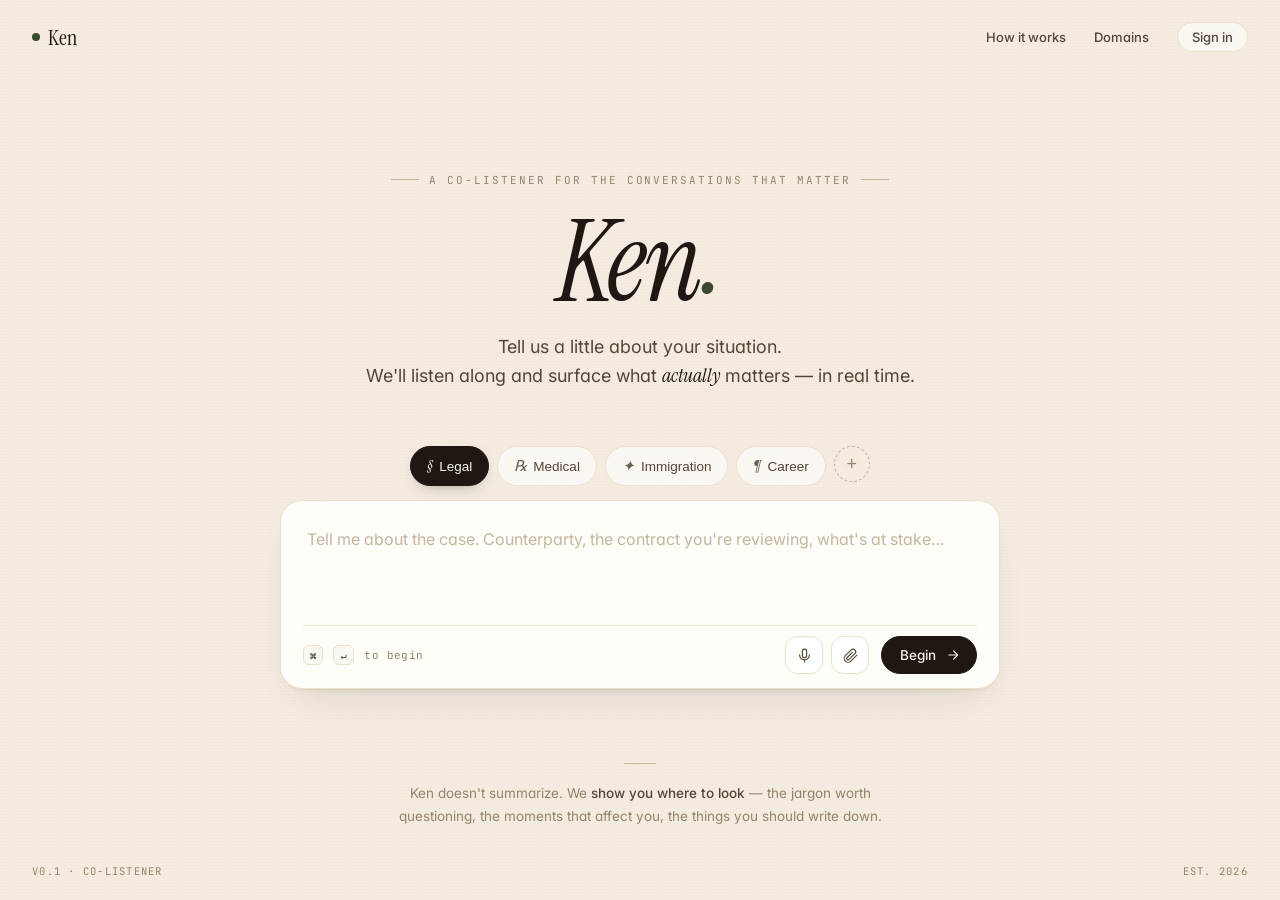
<file: templates/index.html>
<!doctype html>
<html lang="en">
<head>
<meta charset="utf-8" />
<meta name="viewport" content="width=device-width, initial-scale=1" />
<title>Ken — Welcome</title>
<link rel="preconnect" href="https://fonts.googleapis.com" />
<link rel="preconnect" href="https://fonts.gstatic.com" crossorigin />
<link href="https://fonts.googleapis.com/css2?family=Inter:wght@400;500;600;700&family=Instrument+Serif:ital@0;1&family=JetBrains+Mono:wght@400;500&display=swap" rel="stylesheet" />
<style>
  :root {
    --bg: #f4ece0;
    --bg-card: #fffdf8;
    --ink: #1f1812;
    --ink-2: #524539;
    --ink-3: #93836f;
    --ink-4: #c3b5a0;
    --line: #ebe0cc;
    --line-2: #f0e7d7;
    --accent: #3a4a32;
    --accent-soft: #ebe7d8;
    --hot: #c64a3a;
    --shadow-card: 0 1px 0 rgba(26,24,20,0.04), 0 18px 40px -22px rgba(26,24,20,0.18), 0 6px 14px -8px rgba(26,24,20,0.08);
    --radius: 22px;
    --ease: cubic-bezier(.2,.8,.2,1);

    --font-sans: 'Inter', -apple-system, BlinkMacSystemFont, 'Helvetica Neue', Helvetica, Arial, sans-serif;
    --font-serif: 'Instrument Serif', 'Times New Roman', serif;
    --font-mono: 'JetBrains Mono', ui-monospace, monospace;
  }

  * { box-sizing: border-box; }
  html, body { margin: 0; padding: 0; }
  body {
    font-family: var(--font-sans);
    background: var(--bg);
    color: var(--ink);
    -webkit-font-smoothing: antialiased;
    -moz-osx-font-smoothing: grayscale;
    min-height: 100vh;
    overflow-x: hidden;
    font-feature-settings: "ss01", "cv11";
  }

  /* Subtle paper grain */
  body::before {
    content: "";
    position: fixed; inset: 0;
    pointer-events: none;
    background-image: radial-gradient(rgba(26,24,20,0.025) 1px, transparent 1px);
    background-size: 3px 3px;
    z-index: 0;
    mix-blend-mode: multiply;
  }

  .topbar {
    position: relative; z-index: 5;
    display: flex; align-items: center; justify-content: space-between;
    padding: 22px 32px;
    color: var(--ink-2);
  }
  .brand-mark {
    display: inline-flex; align-items: center; gap: 8px;
    font-family: var(--font-serif);
    font-size: 22px;
    color: var(--ink);
    letter-spacing: -0.01em;
  }
  .brand-mark .dot {
    width: 8px; height: 8px; border-radius: 50%;
    background: var(--accent); display: inline-block;
  }
  .topnav {
    display: flex; align-items: center; gap: 28px;
    font-size: 13px; font-weight: 500; color: var(--ink-2);
  }
  .topnav a {
    color: inherit; text-decoration: none;
    transition: color .15s var(--ease);
  }
  .topnav a:hover { color: var(--ink); }
  .topnav .pill {
    border: 1px solid var(--line);
    border-radius: 999px;
    padding: 6px 14px;
    background: rgba(255,255,255,.5);
  }
  .topnav .pill:hover { background: #fff; }

  .stage {
    position: relative; z-index: 1;
    min-height: calc(100vh - 80px);
    display: flex; flex-direction: column;
    align-items: center;
    padding: 4vh 24px 60px;
  }

  .hero {
    text-align: center;
    margin-top: 6vh;
    margin-bottom: 38px;
    max-width: 720px;
  }
  .eyebrow {
    font-family: var(--font-mono);
    font-size: 11px;
    letter-spacing: 0.18em;
    text-transform: uppercase;
    color: var(--ink-3);
    margin-bottom: 22px;
    display: inline-flex; align-items: center; gap: 10px;
  }
  .eyebrow::before, .eyebrow::after {
    content: "";
    width: 28px; height: 1px;
    background: var(--ink-4);
  }
  .wordmark {
    font-family: var(--font-serif);
    font-weight: 400;
    font-style: italic;
    font-size: clamp(64px, 11vw, 112px);
    line-height: 0.95;
    letter-spacing: -0.02em;
    margin: 0;
    color: var(--ink);
  }
  .wordmark .tail {
    display: inline-block;
    transform: translateY(-0.06em);
    color: var(--accent);
  }
  .tagline {
    font-size: 18px;
    line-height: 1.5;
    color: var(--ink-2);
    margin-top: 18px;
    max-width: 560px;
    margin-left: auto; margin-right: auto;
    text-wrap: balance;
  }
  .tagline em {
    font-style: italic;
    font-family: var(--font-serif);
    font-size: 1.12em;
    color: var(--ink);
  }

  /* Profile chips row */
  .chips {
    display: flex; flex-wrap: wrap; justify-content: center;
    gap: 8px;
    width: 100%;
    max-width: 720px;
    margin: 0 auto 14px;
    padding: 0 8px;
  }
  .chip {
    display: inline-flex; align-items: center; gap: 8px;
    padding: 9px 16px;
    background: rgba(255,255,255,0.55);
    border: 1px solid var(--line);
    border-radius: 999px;
    font-size: 13.5px;
    font-weight: 500;
    color: var(--ink-2);
    cursor: pointer;
    transition: all .18s var(--ease);
    user-select: none;
    backdrop-filter: blur(6px);
  }
  .chip:hover {
    background: #fff;
    border-color: var(--ink-4);
    color: var(--ink);
    transform: translateY(-1px);
  }
  .chip.active {
    background: var(--ink);
    color: #f7f4ec;
    border-color: var(--ink);
    box-shadow: 0 6px 18px -10px rgba(0,0,0,.5);
  }
  .chip .glyph {
    font-family: var(--font-serif);
    font-style: italic;
    font-size: 15px;
    opacity: 0.85;
    margin-right: -2px;
  }
  .chip.active .glyph { opacity: 1; }
  .chip-add {
    width: 36px; height: 36px;
    padding: 0;
    border-radius: 999px;
    border: 1px dashed var(--ink-4);
    background: transparent;
    color: var(--ink-3);
    display: inline-flex; align-items: center; justify-content: center;
    font-size: 18px; font-weight: 400;
    line-height: 1;
  }
  .chip-add:hover {
    border-style: solid;
    border-color: var(--ink-2);
    color: var(--ink);
    background: #fff;
  }
  .chip-input {
    display: inline-flex; align-items: center; gap: 6px;
    padding: 7px 10px 7px 14px;
    background: #fff;
    border: 1px solid var(--ink-2);
    border-radius: 999px;
    font-size: 13.5px;
  }
  .chip-input input {
    border: none; outline: none; background: transparent;
    width: 110px; font: inherit; color: var(--ink);
  }
  .chip-input button {
    border: none; background: var(--accent); color: #fff;
    width: 22px; height: 22px; border-radius: 50%;
    cursor: pointer; line-height: 1; padding: 0;
    display: inline-flex; align-items: center; justify-content: center;
  }

  /* Input dialog */
  .dialog-wrap {
    width: 100%;
    max-width: 720px;
    margin: 0 auto;
    position: relative;
  }
  .dialog {
    background: var(--bg-card);
    border: 1px solid var(--line);
    border-radius: var(--radius);
    box-shadow: var(--shadow-card);
    padding: 22px 22px 14px;
    transition: box-shadow .25s var(--ease), border-color .2s var(--ease);
  }
  .dialog:focus-within {
    border-color: var(--ink-3);
    box-shadow: 0 1px 0 rgba(26,24,20,0.04), 0 24px 50px -22px rgba(26,24,20,0.22), 0 8px 18px -10px rgba(26,24,20,0.10);
  }

  .ta-row { position: relative; }
  textarea.ta {
    width: 100%;
    min-height: 92px;
    max-height: 240px;
    border: none; outline: none;
    resize: none;
    font: inherit;
    font-size: 16px;
    line-height: 1.55;
    color: var(--ink);
    background: transparent;
    padding: 4px 4px 6px;
  }
  textarea.ta::placeholder { color: var(--ink-4); }

  .dialog-actions {
    display: flex; align-items: center; justify-content: space-between;
    padding-top: 10px;
    margin-top: 6px;
    border-top: 1px solid var(--line-2);
  }
  .dialog-meta {
    display: flex; align-items: center; gap: 10px;
    font-family: var(--font-mono);
    font-size: 11px;
    color: var(--ink-3);
    letter-spacing: 0.04em;
  }
  .dialog-meta .kbd {
    padding: 2px 6px;
    border: 1px solid var(--line);
    border-radius: 6px;
    background: #faf8f2;
    color: var(--ink-2);
    font-family: var(--font-mono);
    font-size: 10.5px;
  }
  .dialog-buttons {
    display: flex; align-items: center; gap: 8px;
  }

  .iconbtn {
    width: 38px; height: 38px;
    display: inline-flex; align-items: center; justify-content: center;
    background: #fff;
    border: 1px solid var(--line);
    border-radius: 12px;
    color: var(--ink-2);
    cursor: pointer;
    transition: all .15s var(--ease);
    position: relative;
  }
  .iconbtn:hover {
    border-color: var(--ink-3);
    color: var(--ink);
    background: #fefdfa;
  }
  .iconbtn:active { transform: translateY(1px); }
  .iconbtn svg { width: 17px; height: 17px; }
  .iconbtn .lbl {
    position: absolute; top: -28px; left: 50%; transform: translateX(-50%);
    background: var(--ink); color: #f7f4ec;
    font-size: 11px; padding: 4px 8px; border-radius: 6px;
    white-space: nowrap; opacity: 0; pointer-events: none;
    transition: opacity .15s var(--ease);
    font-family: var(--font-mono); letter-spacing: 0.04em;
  }
  .iconbtn:hover .lbl { opacity: 1; }

  .iconbtn.recording {
    background: var(--hot);
    border-color: var(--hot);
    color: #fff;
  }
  .iconbtn.recording::after {
    content: ""; position: absolute; inset: -4px;
    border-radius: 14px; border: 2px solid var(--hot);
    animation: pulse 1.2s var(--ease) infinite;
  }
  @keyframes pulse {
    0% { transform: scale(0.92); opacity: 0.8; }
    100% { transform: scale(1.18); opacity: 0; }
  }

  .submitbtn {
    height: 38px;
    padding: 0 16px 0 18px;
    display: inline-flex; align-items: center; gap: 10px;
    background: var(--ink);
    color: #f7f4ec;
    border: 1px solid var(--ink);
    border-radius: 999px;
    font: inherit; font-size: 13.5px; font-weight: 500;
    cursor: pointer;
    transition: all .15s var(--ease);
    margin-left: 4px;
  }
  .submitbtn:hover { background: #000; }
  .submitbtn:disabled {
    background: var(--line);
    border-color: var(--line);
    color: var(--ink-3);
    cursor: not-allowed;
  }
  .submitbtn svg {
    width: 14px; height: 14px;
    transition: transform .2s var(--ease);
  }
  .submitbtn:hover:not(:disabled) svg { transform: translateX(2px); }

  /* Files row */
  .files {
    display: flex; flex-wrap: wrap; gap: 6px;
    margin: 10px 6px 0;
    min-height: 0;
  }
  .file {
    display: inline-flex; align-items: center; gap: 8px;
    padding: 5px 6px 5px 10px;
    background: rgba(255,255,255,0.6);
    border: 1px solid var(--line);
    border-radius: 999px;
    font-size: 11.5px;
    color: var(--ink-2);
    font-family: var(--font-mono);
  }
  .file .ico {
    width: 16px; height: 16px; border-radius: 4px;
    background: var(--accent-soft);
    color: var(--accent);
    display: inline-flex; align-items: center; justify-content: center;
    font-size: 9px; font-weight: 600; font-family: var(--font-sans);
  }
  .file .name { color: var(--ink); font-weight: 500; }
  .file .size { color: var(--ink-3); }
  .file .x {
    width: 16px; height: 16px; border-radius: 50%;
    border: none; background: transparent;
    color: var(--ink-3); cursor: pointer;
    display: inline-flex; align-items: center; justify-content: center;
    font-size: 11px; padding: 0;
  }
  .file .x:hover { background: var(--line); color: var(--ink); }

  /* Recording bar overlay */
  .rec-overlay {
    position: absolute; inset: 0;
    border-radius: var(--radius);
    background: linear-gradient(135deg, #fff8f5, #fff);
    border: 1px solid var(--hot);
    display: flex; flex-direction: column; justify-content: center; align-items: center;
    padding: 22px;
    gap: 14px;
    box-shadow: var(--shadow-card);
    z-index: 2;
  }
  .rec-row { display: flex; align-items: center; gap: 12px; }
  .rec-dot {
    width: 10px; height: 10px; border-radius: 50%;
    background: var(--hot); animation: blink 1s var(--ease) infinite;
  }
  @keyframes blink { 50% { opacity: 0.3; } }
  .rec-label { font-size: 14px; color: var(--ink); font-weight: 500; }
  .rec-time { font-family: var(--font-mono); font-size: 13px; color: var(--ink-2); }
  .rec-bars { display: flex; align-items: center; gap: 3px; height: 36px; }
  .rec-bars span {
    display: inline-block; width: 3px; border-radius: 2px;
    background: var(--hot);
    animation: wave 0.9s var(--ease) infinite;
  }
  @keyframes wave {
    0%,100% { height: 6px; }
    50% { height: 32px; }
  }
  .rec-stop {
    margin-top: 4px;
    padding: 8px 18px;
    background: var(--ink); color: #f7f4ec;
    border: none; border-radius: 999px;
    font: inherit; font-size: 13px; font-weight: 500;
    cursor: pointer;
  }
  .rec-stop:hover { background: #000; }

  /* Footer */
  .foot {
    margin-top: 64px;
    text-align: center;
    color: var(--ink-3);
    font-size: 13.5px;
    line-height: 1.7;
    max-width: 540px;
    text-wrap: pretty;
  }
  .foot strong { color: var(--ink-2); font-weight: 500; }
  .foot .divider {
    width: 32px; height: 1px; background: var(--ink-4);
    margin: 0 auto 18px;
  }

  /* Decorative corners */
  .corner {
    position: fixed;
    font-family: var(--font-mono);
    font-size: 10.5px;
    letter-spacing: 0.12em;
    color: var(--ink-3);
    text-transform: uppercase;
    z-index: 4;
  }
  .corner.bl { bottom: 22px; left: 32px; }
  .corner.br { bottom: 22px; right: 32px; }

  @media (max-width: 640px) {
    .topbar { padding: 16px 18px; }
    .topnav { gap: 14px; }
    .topnav .desktop-only { display: none; }
    .corner { display: none; }
    .stage { padding: 0 16px 60px; }
    .hero { margin-top: 4vh; }
    .dialog { padding: 18px 16px 12px; }
  }
</style>
</head>
<body>
  <header class="topbar">
    <div class="brand-mark"><span class="dot"></span> Ken</div>
    <nav class="topnav">
      <a href="#" class="desktop-only">How it works</a>
      <a href="#" class="desktop-only">Domains</a>
      <a href="#" class="pill">Sign in</a>
    </nav>
  </header>

  <main class="stage" id="root"></main>

  <span class="corner bl">v0.1 · co-listener</span>
  <span class="corner br">est. 2026</span>

</body>
</html>

  <script>
  let activeCat = 'legal';
  let attachedFiles = [];
  let isRecording = false;
  let mediaRecorder = null;
  let recordingTimer = null;
  let recordingSeconds = 0;

  const placeholders = {
    legal: "Tell me about the case. Counterparty, the contract you're reviewing, what's at stake…",
    medical: "Describe the appointment. The condition, current meds, what your doctor mentioned last time…",
    immigration: "Your visa status, priority date, employer situation, what you're trying to figure out…",
    career: "The role, the company, what you're negotiating, what you wish you'd asked last round…"
  };

  function fmtSize(bytes) {
    if (bytes < 1024) return bytes + ' B';
    if (bytes < 1024*1024) return (bytes/1024).toFixed(0) + ' KB';
    return (bytes/(1024*1024)).toFixed(1) + ' MB';
  }
  function fmtTime(s) {
    const m = Math.floor(s/60), r = Math.floor(s%60);
    return m + ':' + r.toString().padStart(2,'0');
  }
  function getExt(name) {
    const m = name.match(/\.([^.]+)$/);
    return m ? m[1].slice(0,3).toUpperCase() : 'DOC';
  }

  function renderFiles() {
    const container = document.getElementById('files-list');
    if (!container) return;
    if (attachedFiles.length === 0) { container.innerHTML = ''; return; }
    container.innerHTML = attachedFiles.map((f, i) => `
      <span class="file">
        <span class="ico">${f.ext}</span>
        <span class="name">${f.name}</span>
        <span class="size">${fmtSize(f.size)}</span>
        <button class="x" data-idx="${i}" aria-label="Remove">&times;</button>
      </span>
    `).join('');
    container.querySelectorAll('.x').forEach(btn => {
      btn.addEventListener('click', () => {
        attachedFiles.splice(parseInt(btn.dataset.idx), 1);
        renderFiles();
      });
    });
  }

  function showRecordingOverlay() {
    const dialog = document.querySelector('.dialog');
    if (!dialog) return;
    const bars = Array.from({length: 28}, (_, i) =>
      `<span style="animation-delay:${(i % 7) * 0.08}s"></span>`
    ).join('');
    const overlay = document.createElement('div');
    overlay.className = 'rec-overlay';
    overlay.id = 'rec-overlay';
    overlay.innerHTML = `
      <div class="rec-row">
        <span class="rec-dot"></span>
        <span class="rec-label">Listening</span>
        <span class="rec-time" id="rec-time">0:00</span>
      </div>
      <div class="rec-bars">${bars}</div>
      <button class="rec-stop" id="rec-stop">Stop &amp; transcribe</button>
    `;
    dialog.style.position = 'relative';
    dialog.appendChild(overlay);

    document.getElementById('rec-stop').addEventListener('click', stopRecording);

    recordingSeconds = 0;
    recordingTimer = setInterval(() => {
      recordingSeconds += 0.1;
      const el = document.getElementById('rec-time');
      if (el) el.textContent = fmtTime(recordingSeconds);
    }, 100);
  }

  function hideRecordingOverlay() {
    const overlay = document.getElementById('rec-overlay');
    if (overlay) overlay.remove();
    if (recordingTimer) { clearInterval(recordingTimer); recordingTimer = null; }
    const voiceBtn = document.getElementById('voice-btn');
    if (voiceBtn) voiceBtn.classList.remove('recording');
  }

  async function startRecording() {
    try {
      const stream = await navigator.mediaDevices.getUserMedia({ audio: true });
      mediaRecorder = new MediaRecorder(stream);
      const chunks = [];
      mediaRecorder.ondataavailable = (e) => chunks.push(e.data);
      mediaRecorder.onstop = async () => {
        stream.getTracks().forEach(t => t.stop());
        const blob = new Blob(chunks, { type: 'audio/webm' });
        hideRecordingOverlay();
        isRecording = false;

        // Send to server for transcription
        const formData = new FormData();
        formData.append('audio', blob, 'recording.webm');
        const ta = document.getElementById('profile-input');
        try {
          ta.placeholder = 'Transcribing...';
          const resp = await fetch('/transcribe', { method: 'POST', body: formData });
          const data = await resp.json();
          if (data.text) {
            ta.value = ta.value ? ta.value + ' ' + data.text : data.text;
          }
        } catch(err) {
          console.error('Transcription failed:', err);
        }
        ta.placeholder = placeholders[activeCat];
      };
      mediaRecorder.start();
      isRecording = true;
      document.getElementById('voice-btn').classList.add('recording');
      showRecordingOverlay();
    } catch(err) {
      alert('Microphone access denied.');
    }
  }

  function stopRecording() {
    if (mediaRecorder && mediaRecorder.state !== 'inactive') {
      mediaRecorder.stop();
    }
  }

  document.addEventListener('DOMContentLoaded', () => {
    const root = document.getElementById('root');
    root.innerHTML = `
      <div class="hero">
        <div class="eyebrow">A co-listener for the conversations that matter</div>
        <h1 class="wordmark">Ken<span class="tail">.</span></h1>
        <p class="tagline">Tell us a little about your situation.<br/>We'll listen along and surface what <em>actually</em> matters &mdash; in real time.</p>
      </div>

      <div class="chips">
        <button class="chip active" data-cat="legal"><span class="glyph">&sect;</span>Legal</button>
        <button class="chip" data-cat="medical"><span class="glyph">&#8478;</span>Medical</button>
        <button class="chip" data-cat="immigration"><span class="glyph">&#10022;</span>Immigration</button>
        <button class="chip" data-cat="career"><span class="glyph">&para;</span>Career</button>
        <button class="chip chip-add" id="chip-add-btn">+</button>
      </div>

      <div class="dialog-wrap">
        <div class="dialog">
          <div class="ta-row">
            <textarea class="ta" id="profile-input" placeholder="${placeholders.legal}" rows="3"></textarea>
          </div>
          <div class="dialog-actions">
            <div class="dialog-meta">
              <span class="kbd">⌘</span><span class="kbd">↵</span><span>to begin</span>
            </div>
            <div class="dialog-buttons">
              <button class="iconbtn" id="voice-btn">
                <svg viewBox="0 0 24 24" fill="none" stroke="currentColor" stroke-width="1.6" stroke-linecap="round" stroke-linejoin="round"><rect x="9" y="3" width="6" height="12" rx="3"/><path d="M5 11a7 7 0 0 0 14 0"/><path d="M12 18v3"/></svg>
                <span class="lbl">Voice</span>
              </button>
              <button class="iconbtn" id="file-btn">
                <svg viewBox="0 0 24 24" fill="none" stroke="currentColor" stroke-width="1.6" stroke-linecap="round" stroke-linejoin="round"><path d="M21 11.5 12.5 20a5.5 5.5 0 0 1-7.78-7.78L13 4a3.7 3.7 0 0 1 5.24 5.24L9.7 17.78a1.85 1.85 0 0 1-2.62-2.62l7.42-7.42"/></svg>
                <span class="lbl">Attach</span>
              </button>
              <input type="file" id="file-input" multiple style="display:none" />
              <button class="submitbtn" id="submit-btn">Begin <svg viewBox="0 0 24 24" fill="none" stroke="currentColor" stroke-width="2" stroke-linecap="round" stroke-linejoin="round"><path d="M5 12h14"/><path d="m13 5 7 7-7 7"/></svg></button>
            </div>
          </div>
        </div>
        <div class="files" id="files-list"></div>
      </div>

      <div class="foot">
        <div class="divider"></div>
        Ken doesn't summarize. We <strong>show you where to look</strong> &mdash;
        the jargon worth questioning, the moments that affect you, the things
        you should write down.
      </div>
    `;

    // Auto-grow textarea
    const ta = document.getElementById('profile-input');
    ta.addEventListener('input', () => {
      ta.style.height = 'auto';
      ta.style.height = Math.min(240, ta.scrollHeight) + 'px';
    });

    // Chips
    document.querySelectorAll('.chip:not(.chip-add)').forEach(btn => {
      btn.addEventListener('click', () => {
        document.querySelectorAll('.chip').forEach(b => b.classList.remove('active'));
        btn.classList.add('active');
        activeCat = btn.dataset.cat;
        document.getElementById('profile-input').placeholder = placeholders[activeCat];
      });
    });

    // Voice recording
    document.getElementById('voice-btn').addEventListener('click', () => {
      if (isRecording) { stopRecording(); }
      else { startRecording(); }
    });

    // File attach
    const fileInput = document.getElementById('file-input');
    document.getElementById('file-btn').addEventListener('click', () => fileInput.click());
    fileInput.addEventListener('change', (e) => {
      const newFiles = Array.from(e.target.files).map(f => ({
        name: f.name, size: f.size, ext: getExt(f.name), file: f
      }));
      attachedFiles = [...attachedFiles, ...newFiles];
      renderFiles();
      e.target.value = '';
    });

    // Submit — call LLM to summarize before navigating
    document.getElementById('submit-btn').addEventListener('click', async () => {
      const text = document.getElementById('profile-input').value;
      if (!text.trim() && attachedFiles.length === 0) return;

      const btn = document.getElementById('submit-btn');
      btn.disabled = true;
      btn.innerHTML = 'Preparing…';

      sessionStorage.setItem('profileCat', activeCat);
      sessionStorage.setItem('profileText', text);

      try {
        const resp = await fetch('/summarize', {
          method: 'POST',
          headers: {'Content-Type': 'application/json'},
          body: JSON.stringify({ text, category: activeCat })
        });
        const data = await resp.json();
        if (data.summary) sessionStorage.setItem('profileSummary', data.summary);
        if (data.keywords) sessionStorage.setItem('profileKeywords', JSON.stringify(data.keywords));
      } catch(e) {
        console.error('Summarize failed, using raw text', e);
      }

      window.location.href = '/session';
    });

    // Keyboard shortcut
    ta.addEventListener('keydown', (e) => {
      if ((e.metaKey || e.ctrlKey) && e.key === 'Enter') {
        e.preventDefault();
        document.getElementById('submit-btn').click();
      }
    });
  });
  </script>
</body>
</html>
</file>
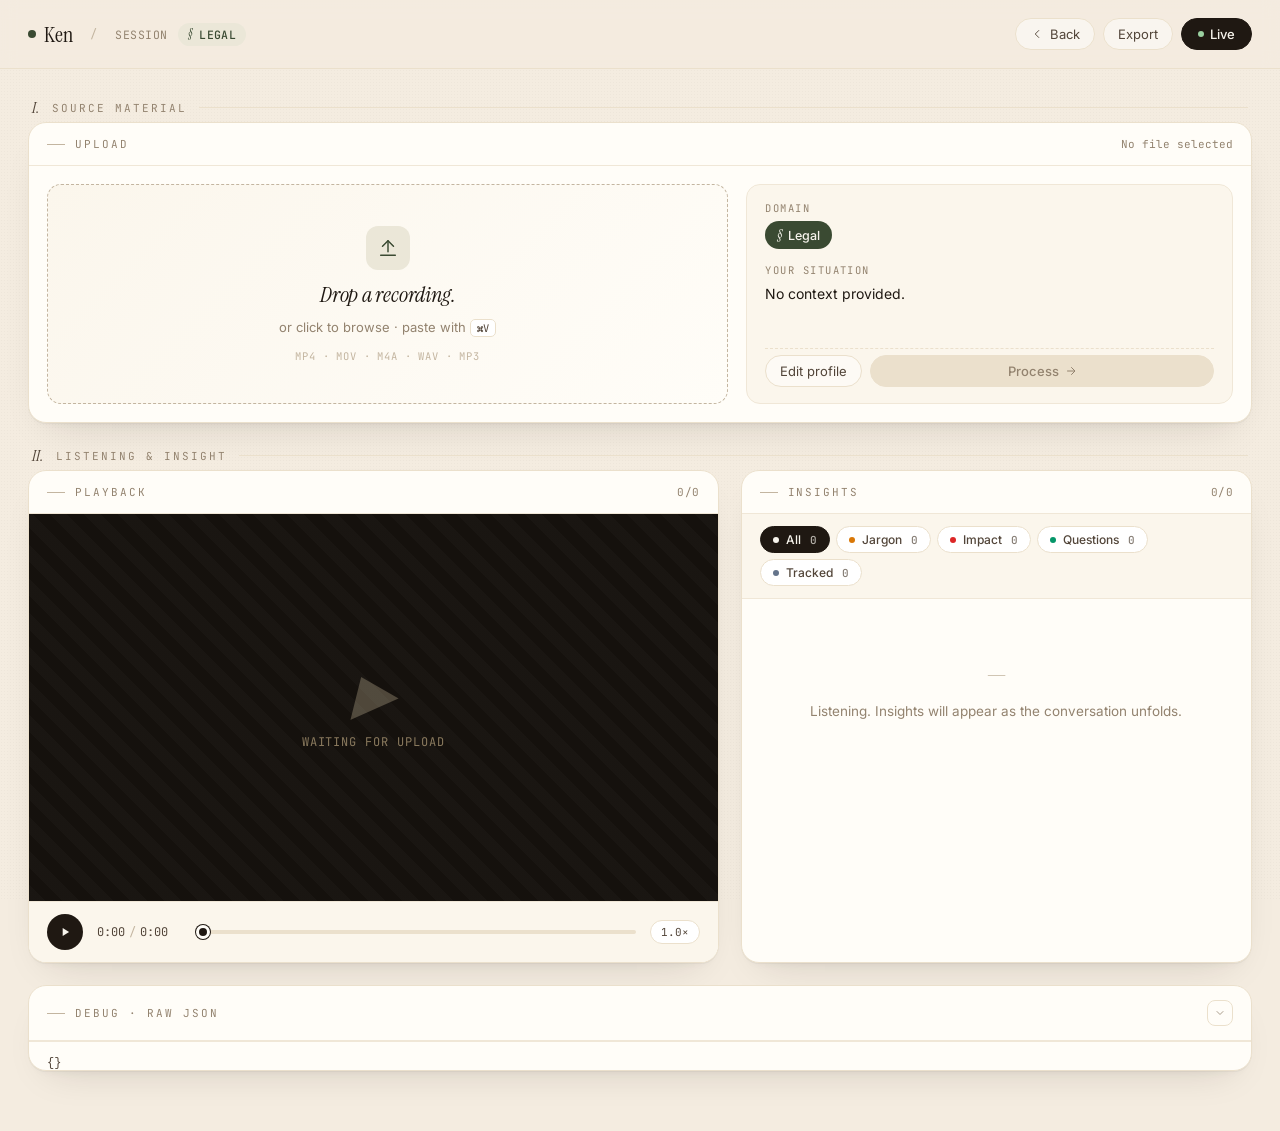
<file: templates/session.html>
<!doctype html>
<html lang="en">
<head>
<meta charset="utf-8" />
<meta name="viewport" content="width=device-width, initial-scale=1" />
<title>Ken — Session</title>
<link rel="preconnect" href="https://fonts.googleapis.com" />
<link rel="preconnect" href="https://fonts.gstatic.com" crossorigin />
<link href="https://fonts.googleapis.com/css2?family=Inter:wght@400;500;600;700&family=Instrument+Serif:ital@0;1&family=JetBrains+Mono:wght@400;500&display=swap" rel="stylesheet" />
<style>
  :root {
    --bg: #f4ece0;
    --bg-card: #fffdf8;
    --ink: #1f1812;
    --ink-2: #524539;
    --ink-3: #93836f;
    --ink-4: #c3b5a0;
    --line: #ebe0cc;
    --line-2: #f0e7d7;
    --accent: #3a4a32;
    --accent-soft: #ebe7d8;

    /* Trigger hues — warm-shifted to match palette */
    --jargon: #d97706;     /* amber-600 */
    --jargon-soft: #fbe6c5;
    --impact: #dc2626;     /* red-600 */
    --impact-soft: #f9d3d3;
    --question: #059669;   /* emerald-600 */
    --question-soft: #c8ebd9;
    --commit: #64748b;     /* slate-500 */
    --commit-soft: #d8dde4;

    --shadow-card: 0 1px 0 rgba(31,24,18,0.04), 0 18px 40px -22px rgba(31,24,18,0.18), 0 6px 14px -8px rgba(31,24,18,0.08);
    --radius: 18px;
    --ease: cubic-bezier(.2,.8,.2,1);
    --font-sans: 'Inter', -apple-system, BlinkMacSystemFont, 'Helvetica Neue', sans-serif;
    --font-serif: 'Instrument Serif', 'Times New Roman', serif;
    --font-mono: 'JetBrains Mono', ui-monospace, monospace;
  }

  * { box-sizing: border-box; }
  html, body { margin: 0; padding: 0; }
  body {
    font-family: var(--font-sans);
    background: var(--bg);
    color: var(--ink);
    -webkit-font-smoothing: antialiased;
    min-height: 100vh;
  }
  body::before {
    content:""; position: fixed; inset: 0; pointer-events: none;
    background-image: radial-gradient(rgba(31,24,18,0.025) 1px, transparent 1px);
    background-size: 3px 3px; mix-blend-mode: multiply; z-index: 0;
  }

  /* ── Top bar ──────────────────────────────────────────────────── */
  .topbar {
    position: relative; z-index: 5;
    display: flex; align-items: center; justify-content: space-between;
    padding: 18px 28px;
    border-bottom: 1px solid var(--line);
    background: rgba(244,236,224,0.85);
    backdrop-filter: blur(8px);
  }
  .brand-row { display: flex; align-items: center; gap: 18px; }
  .brand-mark {
    display: inline-flex; align-items: center; gap: 8px;
    font-family: var(--font-serif); font-size: 22px;
    color: var(--ink); letter-spacing: -0.01em;
  }
  .brand-mark .dot { width: 8px; height: 8px; border-radius: 50%; background: var(--accent); }
  .crumb-sep { color: var(--ink-4); font-family: var(--font-mono); font-size: 12px; }
  .session-meta {
    display: flex; align-items: center; gap: 10px;
    font-family: var(--font-mono); font-size: 11.5px;
    color: var(--ink-3); letter-spacing: 0.04em; text-transform: uppercase;
  }
  .session-meta .domain {
    display: inline-flex; align-items: center; gap: 6px;
    padding: 4px 10px; border-radius: 999px;
    background: var(--accent-soft); color: var(--accent);
    font-weight: 500;
  }
  .top-actions { display: flex; align-items: center; gap: 8px; }
  .btn-ghost {
    border: 1px solid var(--line); background: rgba(255,255,255,0.5);
    border-radius: 999px; padding: 7px 14px; font: inherit; font-size: 13px;
    color: var(--ink-2); cursor: pointer; transition: all .15s var(--ease);
    display: inline-flex; align-items: center; gap: 6px;
  }
  .btn-ghost:hover { background: #fff; color: var(--ink); border-color: var(--ink-4); }
  .btn-solid {
    border: 1px solid var(--ink); background: var(--ink); color: #f7f4ec;
    border-radius: 999px; padding: 7px 16px; font: inherit; font-size: 13px;
    font-weight: 500; cursor: pointer; transition: all .15s var(--ease);
    display: inline-flex; align-items: center; gap: 6px;
  }
  .btn-solid:hover { background: #000; }
  .btn-solid:disabled { background: var(--line); border-color: var(--line); color: var(--ink-3); cursor: not-allowed; }

  /* ── Workspace ────────────────────────────────────────────────── */
  .workspace {
    position: relative; z-index: 1;
    max-width: 1400px;
    margin: 0 auto;
    padding: 28px 28px 60px;
    display: grid;
    grid-template-columns: 1fr;
    gap: 22px;
  }

  /* Section frame */
  .panel {
    background: var(--bg-card);
    border: 1px solid var(--line);
    border-radius: var(--radius);
    box-shadow: var(--shadow-card);
    overflow: hidden;
  }
  .panel-head {
    display: flex; align-items: center; justify-content: space-between;
    padding: 14px 18px;
    border-bottom: 1px solid var(--line-2);
  }
  .panel-title {
    font-family: var(--font-mono); font-size: 11px;
    letter-spacing: 0.18em; text-transform: uppercase;
    color: var(--ink-3);
    display: inline-flex; align-items: center; gap: 10px;
  }
  .panel-title::before {
    content: ""; width: 18px; height: 1px; background: var(--ink-4);
  }
  .panel-tools { display: flex; align-items: center; gap: 8px; }
  .chev {
    width: 26px; height: 26px; border: 1px solid var(--line);
    background: transparent; border-radius: 8px;
    display: inline-flex; align-items: center; justify-content: center;
    color: var(--ink-3); cursor: pointer;
  }
  .chev:hover { color: var(--ink); border-color: var(--ink-4); background: #fff; }

  /* ── Upload section ───────────────────────────────────────────── */
  .upload-grid {
    display: grid;
    grid-template-columns: 1.4fr 1fr;
    gap: 18px;
    padding: 18px;
  }
  .dropzone {
    border: 1.5px dashed var(--ink-4);
    border-radius: 14px;
    background: linear-gradient(135deg, #fbf6ec 0%, #fffdf8 100%);
    min-height: 220px;
    display: flex; flex-direction: column; justify-content: center; align-items: center;
    gap: 10px;
    text-align: center;
    padding: 28px;
    transition: all .2s var(--ease);
    cursor: pointer;
    position: relative;
  }
  .dropzone:hover { border-color: var(--ink-2); background: #fffdf8; }
  .dropzone .icon {
    width: 44px; height: 44px; border-radius: 12px;
    background: var(--accent-soft); color: var(--accent);
    display: inline-flex; align-items: center; justify-content: center;
  }
  .dropzone .label {
    font-family: var(--font-serif); font-size: 22px; font-style: italic;
    color: var(--ink); letter-spacing: -0.01em;
  }
  .dropzone .hint {
    font-size: 13px; color: var(--ink-3);
  }
  .dropzone .hint kbd {
    font-family: var(--font-mono); font-size: 10.5px;
    border: 1px solid var(--line); border-radius: 5px;
    padding: 1px 6px; background: #fff; color: var(--ink-2);
  }
  .dropzone .formats {
    font-family: var(--font-mono); font-size: 10.5px;
    color: var(--ink-4); letter-spacing: 0.08em; text-transform: uppercase;
    margin-top: 4px;
  }

  .dropzone.has-video { padding: 0; cursor: default; border-style: solid; border-color: var(--line); background: #000; }
  .dropzone.has-video video { width: 100%; height: 100%; max-height: 380px; border-radius: 12px; display: block; }

  .profile-card {
    border: 1px solid var(--line-2);
    border-radius: 14px;
    padding: 16px 18px;
    background: #fbf6ec;
    display: flex; flex-direction: column; gap: 14px;
  }
  .profile-card .row-label {
    font-family: var(--font-mono); font-size: 10.5px;
    letter-spacing: 0.14em; text-transform: uppercase;
    color: var(--ink-3);
  }
  .profile-card .row-value {
    font-size: 14px; line-height: 1.55; color: var(--ink);
  }
  .profile-card .row-value em {
    font-family: var(--font-serif); font-style: italic; font-size: 1.06em;
  }
  .profile-card .domain-tag {
    display: inline-flex; align-items: center; gap: 6px;
    padding: 5px 12px; border-radius: 999px;
    background: var(--accent); color: #f7f4ec;
    font-size: 12.5px; font-weight: 500;
  }
  .profile-card .domain-tag .glyph {
    font-family: var(--font-serif); font-style: italic; font-size: 14px;
  }
  .profile-card .actions {
    display: flex; gap: 8px; margin-top: auto;
    padding-top: 6px; border-top: 1px dashed var(--line);
  }
  .profile-card .actions .btn-solid { flex: 1; justify-content: center; }
  .profile-card .actions .btn-ghost { padding: 7px 14px; }

  /* ── Playback + Insights split ────────────────────────────────── */
  .split {
    display: grid;
    grid-template-columns: 1.35fr 1fr;
    gap: 22px;
  }
  @media (max-width: 1080px) {
    .split, .upload-grid { grid-template-columns: 1fr; }
  }

  /* Video panel */
  .video-panel { display: flex; flex-direction: column; }
  .video-stage {
    background: #15110d; aspect-ratio: 16/9;
    display: flex; align-items: center; justify-content: center;
    color: #6b6049; font-family: var(--font-mono); font-size: 12px;
    position: relative; overflow: hidden;
  }
  .video-stage::after {
    content: ""; position: absolute; inset: 0;
    background:
      repeating-linear-gradient(45deg, rgba(255,255,255,0.02) 0 12px, transparent 12px 24px);
    pointer-events: none;
  }
  .video-placeholder { text-align: center; z-index: 1; }
  .video-placeholder .glyph {
    font-family: var(--font-serif); font-style: italic;
    font-size: 56px; color: #d4c4a3; opacity: 0.3; line-height: 1;
  }
  .video-placeholder .lbl {
    margin-top: 12px; color: #8a7a5e; letter-spacing: 0.08em; text-transform: uppercase;
  }

  /* Transport controls */
  .transport {
    display: flex; align-items: center; gap: 14px;
    padding: 12px 18px;
    border-top: 1px solid var(--line-2);
    background: #fbf6ec;
  }
  .play-btn {
    width: 36px; height: 36px; border-radius: 50%;
    background: var(--ink); color: #f7f4ec; border: none;
    display: inline-flex; align-items: center; justify-content: center;
    cursor: pointer; transition: all .15s var(--ease);
  }
  .play-btn:hover { background: #000; }
  .timecode {
    font-family: var(--font-mono); font-size: 12px;
    color: var(--ink-2); font-variant-numeric: tabular-nums;
    min-width: 92px;
  }
  .timecode .sep { color: var(--ink-4); margin: 0 4px; }
  .scrub {
    flex: 1; height: 4px; border-radius: 2px;
    background: var(--line); position: relative; cursor: pointer;
  }
  .scrub-fill {
    position: absolute; top: 0; left: 0; height: 100%;
    width: 32%; background: var(--ink); border-radius: 2px;
  }
  .scrub-mark {
    position: absolute; top: 50%; transform: translate(-50%, -50%);
    width: 6px; height: 6px; border-radius: 50%;
    background: var(--bg-card); border: 1.5px solid;
  }
  .scrub-mark[data-trigger="jargon"] { border-color: var(--jargon); }
  .scrub-mark[data-trigger="impact"] { border-color: var(--impact); }
  .scrub-mark[data-trigger="question"] { border-color: var(--question); }
  .scrub-mark[data-trigger="commitment"] { border-color: var(--commit); }
  .scrub-head {
    position: absolute; top: 50%; left: 32%;
    transform: translate(-50%, -50%);
    width: 14px; height: 14px; border-radius: 50%;
    background: var(--ink); border: 3px solid var(--bg-card);
    box-shadow: 0 0 0 1px var(--ink);
  }
  .speed-pill {
    border: 1px solid var(--line); background: #fff;
    border-radius: 999px; padding: 4px 10px;
    font-family: var(--font-mono); font-size: 11px; color: var(--ink-2);
    cursor: pointer;
  }

  /* ── Insights panel ───────────────────────────────────────────── */
  .insights-panel { display: flex; flex-direction: column; max-height: 720px; }
  .insight-counts {
    font-family: var(--font-mono); font-size: 11px;
    color: var(--ink-3); letter-spacing: 0.04em;
  }
  .filters {
    display: flex; gap: 6px; flex-wrap: wrap;
    padding: 12px 18px;
    border-bottom: 1px solid var(--line-2);
    background: #fbf6ec;
  }
  .filter {
    border: 1px solid var(--line); background: #fff;
    color: var(--ink-2); border-radius: 999px;
    padding: 5px 12px; font: inherit; font-size: 12px; font-weight: 500;
    cursor: pointer; transition: all .15s var(--ease);
    display: inline-flex; align-items: center; gap: 7px;
  }
  .filter:hover { border-color: var(--ink-4); }
  .filter .swatch {
    width: 6px; height: 6px; border-radius: 50%; background: var(--ink-4);
  }
  .filter[data-trigger="jargon"] .swatch { background: var(--jargon); }
  .filter[data-trigger="impact"] .swatch { background: var(--impact); }
  .filter[data-trigger="question"] .swatch { background: var(--question); }
  .filter[data-trigger="commitment"] .swatch { background: var(--commit); }
  .filter[data-trigger="all"] .swatch { background: var(--ink); }
  .filter.active {
    background: var(--ink); color: #f7f4ec; border-color: var(--ink);
  }
  .filter.active .swatch { background: #f7f4ec; }
  .filter .count {
    font-family: var(--font-mono); opacity: 0.7;
    font-size: 11px; margin-left: 2px;
  }

  .cards-scroll {
    overflow-y: auto;
    padding: 14px 16px 18px;
    flex: 1;
    display: flex; flex-direction: column; gap: 10px;
  }
  .cards-scroll::-webkit-scrollbar { width: 6px; }
  .cards-scroll::-webkit-scrollbar-thumb { background: var(--line); border-radius: 3px; }

  .card {
    background: #fffdf8;
    border: 1px solid var(--line);
    border-left: 3px solid;
    border-radius: 12px;
    padding: 14px 16px;
    transition: all .25s var(--ease);
    position: relative;
  }
  .card:hover {
    transform: translateY(-1px);
    box-shadow: 0 8px 18px -10px rgba(31,24,18,0.12);
  }
  .card.active {
    box-shadow: 0 0 0 2px var(--accent-soft), 0 8px 24px -10px rgba(31,24,18,0.15);
  }
  .card[data-trigger="jargon"] { background: color-mix(in oklab, var(--jargon) 10%, #fffdf8); border-color: color-mix(in oklab, var(--jargon) 22%, var(--line)); border-left-color: var(--jargon); }
  .card[data-trigger="impact"] { background: color-mix(in oklab, var(--impact) 9%, #fffdf8); border-color: color-mix(in oklab, var(--impact) 22%, var(--line)); border-left-color: var(--impact); }
  .card[data-trigger="question"] { background: color-mix(in oklab, var(--question) 10%, #fffdf8); border-color: color-mix(in oklab, var(--question) 22%, var(--line)); border-left-color: var(--question); }
  .card[data-trigger="commitment"] { background: color-mix(in oklab, var(--commit) 11%, #fffdf8); border-color: color-mix(in oklab, var(--commit) 25%, var(--line)); border-left-color: var(--commit); }

  .card-head {
    display: flex; align-items: center; justify-content: space-between;
    margin-bottom: 10px; gap: 10px;
  }
  .badge {
    display: inline-flex; align-items: center; gap: 6px;
    padding: 3px 9px; border-radius: 6px;
    font-family: var(--font-mono); font-size: 10px; font-weight: 600;
    letter-spacing: 0.08em; text-transform: uppercase;
  }
  .badge[data-trigger="jargon"] { background: var(--jargon-soft); color: var(--jargon); }
  .badge[data-trigger="impact"] { background: var(--impact-soft); color: var(--impact); }
  .badge[data-trigger="question"] { background: var(--question-soft); color: var(--question); }
  .badge[data-trigger="commitment"] { background: var(--commit-soft); color: var(--commit); }
  .card-title {
    font-size: 14.5px; font-weight: 600; color: var(--ink);
    letter-spacing: -0.01em;
    flex: 1; margin-left: 8px;
  }
  .card-time {
    font-family: var(--font-mono); font-size: 11.5px;
    color: var(--ink-3); font-variant-numeric: tabular-nums;
    cursor: pointer;
  }
  .card-time:hover { color: var(--ink); }
  .card-summary {
    font-size: 14px; line-height: 1.55; color: var(--ink);
    margin-bottom: 6px;
  }
  .card-detail {
    font-size: 13px; line-height: 1.6; color: var(--ink-2);
  }
  .card-action {
    margin-top: 10px; padding: 9px 12px;
    background: #ffffff; border-radius: 8px;
    border-left: 2px solid var(--accent);
    font-size: 13px; color: var(--ink);
  }
  .card-action::before { content: "→ "; color: var(--accent); font-weight: 600; }

  /* Tracked todo */
  .todo-row { display: flex; gap: 12px; align-items: flex-start; }
  .todo-check {
    flex-shrink: 0;
    width: 20px; height: 20px;
    border: 1.5px solid color-mix(in oklab, var(--commit) 60%, var(--ink-4));
    border-radius: 6px;
    background: #fffdf8;
    cursor: pointer;
    display: inline-flex; align-items: center; justify-content: center;
    color: #fff;
    transition: all .15s var(--ease);
    margin-top: 1px;
  }
  .todo-check:hover { border-color: var(--commit); }
  .todo-check.checked {
    background: var(--commit); border-color: var(--commit);
  }
  .todo-body { flex: 1; min-width: 0; }
  .todo-title {
    font-size: 14.5px; font-weight: 600; color: var(--ink);
    letter-spacing: -0.01em; margin-bottom: 4px;
    display: flex; align-items: center; gap: 8px;
  }
  .todo-flag {
    font-family: var(--font-mono); font-size: 9.5px;
    letter-spacing: 0.08em; text-transform: uppercase;
    background: var(--commit); color: #fff;
    padding: 2px 6px; border-radius: 4px; font-weight: 600;
  }
  .todo-foot {
    margin-top: 8px;
    padding-top: 8px;
    border-top: 1px dashed color-mix(in oklab, var(--commit) 22%, var(--line));
    font-size: 12px;
  }
  .todo-foot .card-time {
    font-size: 11.5px;
    color: var(--ink-3);
  }
  .todo-time {
    font-family: var(--font-mono);
    font-size: 11px;
    color: var(--ink-3);
    cursor: pointer;
    margin-left: 4px;
    white-space: nowrap;
    font-variant-numeric: tabular-nums;
  }
  .todo-time:hover { color: var(--commit); }
  .card.done .todo-title,
  .card.done .card-summary,
  .card.done .card-detail {
    color: var(--ink-3);
    text-decoration: line-through;
    text-decoration-color: var(--ink-4);
  }
  .card.done { opacity: 0.7; }
  .quote {
    font-family: var(--font-serif); font-style: italic;
    font-size: 14.5px; line-height: 1.5;
    color: var(--ink-2); margin-bottom: 8px;
    padding-left: 10px; border-left: 2px solid color-mix(in oklab, var(--question) 40%, var(--line));
  }
  .suggested {
    padding: 10px 12px; background: #ffffff;
    border-radius: 8px; font-size: 14px; font-weight: 500;
    color: var(--ink); margin: 8px 0;
    border-left: 2px solid var(--accent);
  }

  /* ── Debug ────────────────────────────────────────────────────── */
  .debug-panel { font-family: var(--font-mono); font-size: 12px; }
  .debug-body {
    padding: 14px 18px; color: var(--ink-2);
    max-height: 0; overflow: hidden; transition: max-height .3s var(--ease);
    border-top: 1px solid var(--line-2);
  }
  .debug-panel.open .debug-body { max-height: 280px; overflow: auto; }
  .debug-body pre { margin: 0; white-space: pre-wrap; word-break: break-word; }
  .debug-panel .chev svg { transition: transform .2s var(--ease); }
  .debug-panel.open .chev svg { transform: rotate(180deg); }

  /* Section eyebrow */
  .section-eyebrow {
    font-family: var(--font-mono); font-size: 11px;
    letter-spacing: 0.18em; text-transform: uppercase;
    color: var(--ink-3);
    display: flex; align-items: center; gap: 12px;
    padding: 0 4px 4px;
  }
  .section-eyebrow .num {
    font-family: var(--font-serif); font-style: italic;
    font-size: 16px; color: var(--ink-2); letter-spacing: 0;
  }
  .section-eyebrow::after {
    content: ""; flex: 1; height: 1px; background: var(--line);
  }
</style>
</head>
<body>
  <header class="topbar">
    <div class="brand-row">
      <div class="brand-mark"><span class="dot"></span> Ken</div>
      <span class="crumb-sep">/</span>
      <div class="session-meta">
        <span>Session</span>
        <span class="domain"><span style="font-family:var(--font-serif);font-style:italic;">§</span> Legal</span>
      </div>
    </div>
    <div class="top-actions">
      <button class="btn-ghost" id="back-btn">
        <svg width="14" height="14" viewBox="0 0 24 24" fill="none" stroke="currentColor" stroke-width="1.6" stroke-linecap="round"><path d="M15 18l-6-6 6-6"/></svg>
        Back
      </button>
      <button class="btn-ghost">Export</button>
      <button class="btn-solid">
        <span style="width:6px;height:6px;border-radius:50%;background:#9bd0a0;display:inline-block;"></span>
        Live
      </button>
    </div>
  </header>

  <div class="workspace" id="root"></div>

  <script>
  const LABELS = { jargon: 'Jargon', impact: 'Impact', question: 'Ask This', commitment: 'Tracked' };
  const GLYPHS = { legal: '§', medical: '℞', immigration: '✦', career: '¶' };

  let cards = [];
  let filter = 'all';
  let currentTime = 0;
  let totalDuration = 0;
  let doneIds = new Set();
  let videoEl = null;
  let lastRenderedCardCount = -1;
  let sortedNonTracked = [];
  let sortedTracked = [];
  let profileCat = sessionStorage.getItem('profileCat') || 'legal';
  let profileText = sessionStorage.getItem('profileText') || '';
  let profileSummary = sessionStorage.getItem('profileSummary') || '';
  let profileKeywords = [];
  try { profileKeywords = JSON.parse(sessionStorage.getItem('profileKeywords') || '[]'); } catch(e) {}

  // Escape for safe HTML injection
  let profileTextSafe = (profileSummary || profileText).replace(/&/g,'&amp;').replace(/</g,'&lt;').replace(/>/g,'&gt;').replace(/"/g,'&quot;');
  let keywordsHtml = profileKeywords.length > 0
    ? profileKeywords.map(k => '<span style="display:inline-block;padding:3px 10px;border-radius:999px;background:var(--accent-soft);color:var(--accent);font-size:12px;font-weight:500;margin-right:6px;margin-top:6px;">' + k.replace(/</g,'&lt;') + '</span>').join('')
    : '';

  function fmtTime(s) {
    if (!s || isNaN(s)) return '0:00';
    const m = Math.floor(s/60), r = Math.floor(s%60);
    return m + ':' + r.toString().padStart(2,'0');
  }

  // Convert **bold** markdown to <strong> tags
  function md(text) {
    if (!text) return '';
    return text.replace(/\*\*(.+?)\*\*/g, '<strong>$1</strong>');
  }

  function renderCard(c, idx) {
    const isCommit = c.trigger === 'commitment';
    const checked = doneIds.has(idx);
    const doneClass = isCommit && checked ? ' done' : '';
    const ts = c.timestamp;

    if (c.trigger === 'question') {
      const qTitle = c.data?.question?.title || 'Better question';
      const qVague = c.vague || c.data?.question?.vague_phrase || '';
      const qSuggested = c.suggested || c.data?.question?.suggested_question || '';
      const qDetail = c.detail || c.data?.question?.why_it_matters || '';
      return `<div class="card${doneClass}" data-trigger="${c.trigger}" data-idx="${idx}">
        <div class="card-head">
          <div style="display:flex;align-items:center;gap:8px;flex:1;">
            <span class="badge" data-trigger="${c.trigger}">${LABELS[c.trigger]}</span>
            <span class="card-title">${md(qTitle)}</span>
          </div>
          <span class="card-time" data-jump="${ts}">${fmtTime(ts)}</span>
        </div>
        <div class="quote">"${md(qVague)}"</div>
        <div class="suggested">"${md(qSuggested)}"</div>
        <div class="card-detail">${md(qDetail)}</div>
      </div>`;
    }

    if (isCommit) {
      const items = c.data?.commitments || [c];
      return items.map((item, subIdx) => {
        const itemIdx = idx + '_' + subIdx;
        const itemChecked = doneIds.has(itemIdx);
        return `<div class="card${itemChecked ? ' done' : ''}" data-trigger="commitment" data-idx="${itemIdx}">
          <div class="card-head">
            <span class="badge" data-trigger="commitment">${LABELS.commitment}</span>
          </div>
          <div class="todo-row">
            <button class="todo-check${itemChecked ? ' checked' : ''}" data-todo="${itemIdx}">
              ${itemChecked ? '<svg width="11" height="11" viewBox="0 0 24 24" fill="none" stroke="currentColor" stroke-width="3" stroke-linecap="round"><path d="M5 12l5 5L20 7"/></svg>' : ''}
            </button>
            <div class="todo-body">
              <div class="todo-title">${md(item.title || '')}${item.actionable ? '<span class="todo-flag">action</span>' : ''}</div>
              <div class="card-summary">${md(item.summary || '')}</div>
              <div class="card-detail">${md(item.detail || '')} <span class="todo-time" data-jump="${ts}">↳ ${fmtTime(ts)}</span></div>
            </div>
          </div>
        </div>`;
      }).join('');
    }

    // jargon or impact
    const title = c.title || c.data?.impact?.title || (c.data?.cards?.[0]?.title) || '';
    const summary = c.summary || c.data?.impact?.summary || (c.data?.cards?.[0]?.summary) || '';
    const detail = c.detail || c.data?.impact?.detail || (c.data?.cards?.[0]?.detail) || '';
    const action = c.action || c.data?.impact?.action || '';

    return `<div class="card${doneClass}" data-trigger="${c.trigger}" data-idx="${idx}">
      <div class="card-head">
        <div style="display:flex;align-items:center;gap:8px;flex:1;">
          <span class="badge" data-trigger="${c.trigger}">${LABELS[c.trigger]}</span>
          <span class="card-title">${md(title)}</span>
        </div>
        <span class="card-time" data-jump="${ts}">${fmtTime(ts)}</span>
      </div>
      ${summary ? `<div class="card-summary">${md(summary)}</div>` : ''}
      ${detail ? `<div class="card-detail">${md(detail)}</div>` : ''}
      ${action ? `<div class="card-action">${md(action)}</div>` : ''}
    </div>`;
  }

  function preSort() {
    sortedNonTracked = cards.filter(c => c.trigger !== 'commitment').sort((a, b) => b.timestamp - a.timestamp);
    sortedTracked = cards.filter(c => c.trigger === 'commitment').sort((a, b) => a.timestamp - b.timestamp);
  }

  function renderCards(force) {
    const container = document.getElementById('cards-scroll');
    if (!container) return;

    // Count visible cards — skip re-render if unchanged
    const visibleCount = cards.filter(c => c.timestamp <= currentTime).length;
    if (!force && visibleCount === lastRenderedCardCount) return;
    lastRenderedCardCount = visibleCount;

    // Non-tracked: filter by time + active filter, max 3 per type
    const byType = {};
    sortedNonTracked.forEach(c => {
      if (c.timestamp > currentTime) return;
      if (filter !== 'all' && c.trigger !== filter) return;
      if (!byType[c.trigger]) byType[c.trigger] = [];
      if (byType[c.trigger].length < 3) byType[c.trigger].push(c);
    });
    const displayNonTracked = Object.values(byType).flat().sort((a, b) => b.timestamp - a.timestamp);

    // Tracked: all visible, accumulates
    const tracked = (filter === 'all' || filter === 'commitment')
      ? sortedTracked.filter(c => c.timestamp <= currentTime)
      : [];

    const visible = [...displayNonTracked, ...tracked];

    if (visible.length === 0) {
      container.innerHTML = '<div style="padding:40px 18px;text-align:center;color:var(--ink-3);font-size:13.5px;"><div style="font-family:var(--font-serif);font-style:italic;font-size:32px;color:var(--ink-4);margin-bottom:8px;">—</div>Listening. Insights will appear as the conversation unfolds.</div>';
    } else {
      container.innerHTML = visible.map((c) => renderCard(c, cards.indexOf(c))).join('');
    }

    const countEl = document.getElementById('insight-count');
    if (countEl) countEl.textContent = visible.length + '/' + cards.length;
  }

  // Event delegation for cards container (todo toggles + time jumps)
  function initCardEvents() {
    const container = document.getElementById('cards-scroll');
    if (!container) return;
    container.addEventListener('click', (e) => {
      const todoBtn = e.target.closest('.todo-check');
      if (todoBtn) {
        const id = todoBtn.dataset.todo;
        doneIds.has(id) ? doneIds.delete(id) : doneIds.add(id);
        renderCards(true);
        return;
      }
      const jumpEl = e.target.closest('[data-jump]');
      if (jumpEl && videoEl) {
        videoEl.currentTime = parseFloat(jumpEl.dataset.jump);
      }
    });
  }

  function renderScrubMarks() {
    const scrub = document.getElementById('scrub');
    if (!scrub) return;
    // Remove existing marks
    scrub.querySelectorAll('.scrub-mark').forEach(m => m.remove());
    // Add marks for each card
    const dur = totalDuration || 1;
    cards.forEach(c => {
      const mark = document.createElement('span');
      mark.className = 'scrub-mark';
      mark.dataset.trigger = c.trigger;
      mark.style.left = ((c.timestamp / dur) * 100) + '%';
      scrub.appendChild(mark);
    });
  }

  function renderFilters() {
    const counts = { jargon:0, impact:0, question:0, commitment:0 };
    cards.forEach(c => counts[c.trigger]++);
    const total = cards.length;
    const triggers = [
      { id:'all', label:'All', count: total },
      { id:'jargon', label:'Jargon', count: counts.jargon },
      { id:'impact', label:'Impact', count: counts.impact },
      { id:'question', label:'Questions', count: counts.question },
      { id:'commitment', label:'Tracked', count: counts.commitment }
    ];
    document.getElementById('filters').innerHTML = triggers.map(t =>
      `<button class="filter${filter === t.id ? ' active' : ''}" data-trigger="${t.id}" data-filter="${t.id}">
        <span class="swatch"></span>${t.label}<span class="count">${t.count}</span>
      </button>`
    ).join('');

    document.querySelectorAll('[data-filter]').forEach(btn => {
      btn.addEventListener('click', () => { filter = btn.dataset.filter; lastRenderedCardCount = -1; renderFilters(); renderCards(true); });
    });
  }

  function buildPage() {
    // Update topbar domain chip
    const domainEl = document.querySelector('.session-meta .domain');
    if (domainEl) {
      domainEl.innerHTML = `<span style="font-family:var(--font-serif);font-style:italic;">${GLYPHS[profileCat] || '§'}</span> ${profileCat.charAt(0).toUpperCase() + profileCat.slice(1)}`;
    }

    const root = document.getElementById('root');
    root.innerHTML = `
      <div>
        <div class="section-eyebrow"><span class="num">i.</span> Source material</div>
        <div class="panel">
          <div class="panel-head">
            <span class="panel-title">Upload</span>
            <span id="file-meta" style="font-family:var(--font-mono);font-size:11px;color:var(--ink-3);">No file selected</span>
          </div>
          <div class="upload-grid">
            <div class="dropzone" id="dropzone">
              <span class="icon"><svg width="22" height="22" viewBox="0 0 24 24" fill="none" stroke="currentColor" stroke-width="1.6" stroke-linecap="round" stroke-linejoin="round"><path d="M12 16V4"/><path d="m6 10 6-6 6 6"/><path d="M4 20h16"/></svg></span>
              <span class="label">Drop a recording.</span>
              <span class="hint">or click to browse · paste with <kbd>⌘V</kbd></span>
              <span class="formats">MP4 · MOV · M4A · WAV · MP3</span>
              <input type="file" id="video-input" accept="video/*,audio/*" style="display:none" />
            </div>
            <div class="profile-card">
              <div>
                <div class="row-label">Domain</div>
                <div style="margin-top:6px"><span class="domain-tag"><span class="glyph">${GLYPHS[profileCat] || '§'}</span> ${profileCat.charAt(0).toUpperCase() + profileCat.slice(1)}</span></div>
              </div>
              <div>
                <div class="row-label">Your situation</div>
                <div class="row-value" id="situation-summary" style="margin-top:6px">${profileTextSafe || 'No context provided.'}</div>
              </div>
              ${keywordsHtml ? '<div><div class="row-label">Listening for</div><div style="margin-top:6px;">' + keywordsHtml + '</div></div>' : ''}
              <div class="actions">
                <button class="btn-ghost" onclick="window.location.href='/'">Edit profile</button>
                <button class="btn-solid" id="process-btn" disabled>Process <svg width="12" height="12" viewBox="0 0 24 24" fill="none" stroke="currentColor" stroke-width="2" stroke-linecap="round"><path d="M5 12h14"/><path d="m13 5 7 7-7 7"/></svg></button>
              </div>
            </div>
          </div>
        </div>
      </div>

      <div>
        <div class="section-eyebrow"><span class="num">ii.</span> Listening & insight</div>
        <div class="split">
          <div class="panel video-panel">
            <div class="panel-head">
              <span class="panel-title">Playback</span>
              <span class="insight-counts" id="insight-count">0/0</span>
            </div>
            <div class="video-stage" id="video-stage">
              <div class="video-placeholder">
                <div class="glyph">▶</div>
                <div class="lbl">Waiting for upload</div>
              </div>
            </div>
            <div class="transport">
              <button class="play-btn" id="play-btn"><svg width="14" height="14" viewBox="0 0 24 24" fill="currentColor"><path d="M8 5v14l11-7z"/></svg></button>
              <span class="timecode" id="timecode">0:00<span class="sep">/</span>0:00</span>
              <div class="scrub" id="scrub">
                <div class="scrub-fill" id="scrub-fill" style="width:0%"></div>
                <div class="scrub-head" id="scrub-head" style="left:0%"></div>
              </div>
              <button class="speed-pill">1.0×</button>
            </div>
          </div>
          <div class="panel insights-panel">
            <div class="panel-head">
              <span class="panel-title">Insights</span>
              <span class="insight-counts" id="insight-count-2">0/0</span>
            </div>
            <div class="filters" id="filters"></div>
            <div class="cards-scroll" id="cards-scroll"></div>
          </div>
        </div>
      </div>

      <div>
        <div class="panel debug-panel" id="debug-panel">
          <div class="panel-head" style="cursor:pointer" id="debug-toggle">
            <span class="panel-title">Debug · raw JSON</span>
            <button class="chev"><svg width="14" height="14" viewBox="0 0 24 24" fill="none" stroke="currentColor" stroke-width="1.6" stroke-linecap="round"><path d="M6 9l6 6 6-6"/></svg></button>
          </div>
          <div class="debug-body"><pre id="debug-json">{}</pre></div>
        </div>
      </div>
    `;

    // Wire up interactions
    const dropzone = document.getElementById('dropzone');
    const videoInput = document.getElementById('video-input');
    const processBtn = document.getElementById('process-btn');
    let uploadedFile = null;

    dropzone.addEventListener('click', (e) => {
      if (uploadedFile) return;
      videoInput.click();
    });
    videoInput.addEventListener('change', (e) => {
      uploadedFile = e.target.files[0];
      if (!uploadedFile) return;

      // Only update dropzone — do NOT show video in Playback yet
      dropzone.classList.add('has-video');
      const fname = uploadedFile.name.replace(/</g, '&lt;');
      dropzone.innerHTML = '<div style="padding:28px;text-align:center;">' +
        '<div style="font-family:var(--font-serif);font-style:italic;font-size:28px;color:var(--ink-4);margin-bottom:8px;">✓</div>' +
        '<div style="font-family:var(--font-mono);font-size:12px;color:var(--ink-2);margin-bottom:4px;">' + fname + '</div>' +
        '<div style="font-family:var(--font-mono);font-size:11px;color:var(--ink-3);">Ready to process</div></div>';

      processBtn.disabled = false;
      document.getElementById('file-meta').textContent = uploadedFile.name;
    });

    // Play button with icon toggle
    const playBtn = document.getElementById('play-btn');
    playBtn.addEventListener('click', () => {
      if (!videoEl) return;
      if (videoEl.paused) {
        videoEl.play();
        playBtn.innerHTML = '<svg width="14" height="14" viewBox="0 0 24 24" fill="currentColor"><rect x="6" y="4" width="4" height="16"/><rect x="14" y="4" width="4" height="16"/></svg>';
      } else {
        videoEl.pause();
        playBtn.innerHTML = '<svg width="14" height="14" viewBox="0 0 24 24" fill="currentColor"><path d="M8 5v14l11-7z"/></svg>';
      }
    });

    // Scrub click
    document.getElementById('scrub').addEventListener('click', (e) => {
      if (!videoEl) return;
      const rect = e.currentTarget.getBoundingClientRect();
      const pct = (e.clientX - rect.left) / rect.width;
      videoEl.currentTime = pct * totalDuration;
    });

    // Process button
    processBtn.addEventListener('click', async () => {
      processBtn.disabled = true;
      processBtn.innerHTML = 'Processing…';

      const formData = new FormData();
      formData.append('video', uploadedFile);
      formData.append('profile_text', profileText);
      formData.append('profile_cat', profileCat);

      try {
        const resp = await fetch('/process', { method: 'POST', body: formData });
        const result = await resp.json();
        cards = result.cards || [];
        preSort();
        document.getElementById('debug-json').textContent = JSON.stringify(result, null, 2);

        // NOW show video in Playback panel
        const videoStage = document.getElementById('video-stage');
        videoStage.innerHTML = '<video id="main-video" controls style="width:100%;height:100%;object-fit:contain;"></video>';
        const vid = document.getElementById('main-video');
        vid.src = URL.createObjectURL(uploadedFile);
        videoEl = vid;

        vid.addEventListener('loadedmetadata', () => {
          totalDuration = vid.duration || 1;
          renderScrubMarks();
          renderFilters();
          renderCards();
        });

        vid.addEventListener('timeupdate', () => {
          currentTime = vid.currentTime;
          totalDuration = vid.duration || 1;
          const pct = (currentTime / totalDuration) * 100;
          document.getElementById('scrub-fill').style.width = pct + '%';
          document.getElementById('scrub-head').style.left = pct + '%';
          document.getElementById('timecode').innerHTML =
            fmtTime(currentTime) + '<span class="sep">/</span>' + fmtTime(totalDuration);
          renderCards();
        });
        vid.addEventListener('play', () => {
          playBtn.innerHTML = '<svg width="14" height="14" viewBox="0 0 24 24" fill="currentColor"><rect x="6" y="4" width="4" height="16"/><rect x="14" y="4" width="4" height="16"/></svg>';
        });
        vid.addEventListener('pause', () => {
          playBtn.innerHTML = '<svg width="14" height="14" viewBox="0 0 24 24" fill="currentColor"><path d="M8 5v14l11-7z"/></svg>';
        });

        processBtn.innerHTML = '▶ Play to begin';
        renderFilters();
        renderCards();
      } catch(err) {
        processBtn.innerHTML = 'Error — retry';
        processBtn.disabled = false;
        console.error(err);
      }
    });

    // Debug toggle
    document.getElementById('debug-toggle').addEventListener('click', () => {
      document.getElementById('debug-panel').classList.toggle('open');
    });

    // Back button
    document.getElementById('back-btn').addEventListener('click', () => {
      window.location.href = '/';
    });

    renderFilters();
    renderCards(true);
    initCardEvents();
  }

  document.addEventListener('DOMContentLoaded', buildPage);
  </script>
</body>
</html>
</file>
